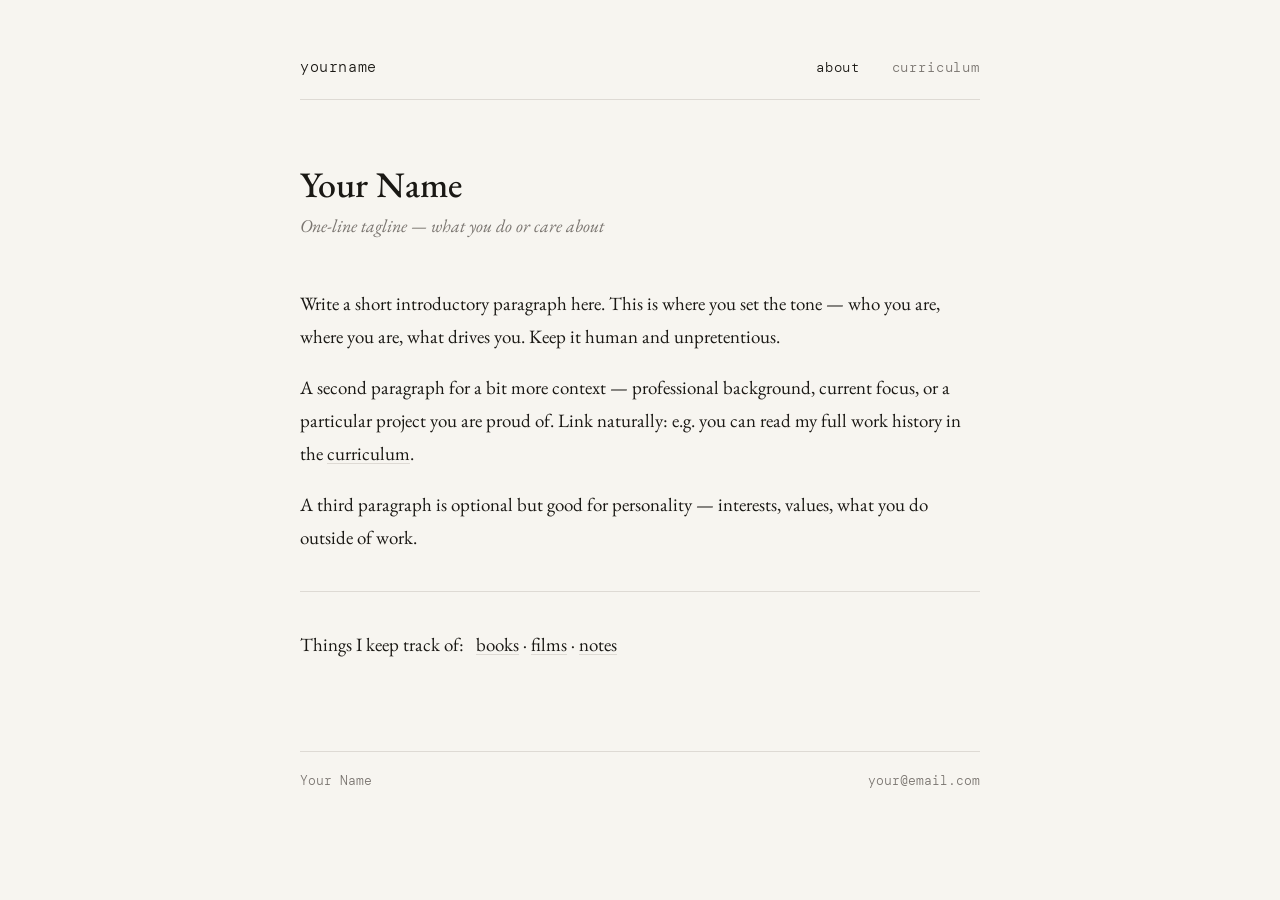
<file: index.html>
<!DOCTYPE html>
<html lang="en">
<head>
  <meta charset="UTF-8" />
  <meta name="viewport" content="width=device-width, initial-scale=1.0" />
  <title>Your Name</title>
  <link rel="stylesheet" href="style.css" />
</head>
<body>
  <div class="site-wrap">

    <nav>
      <a href="index.html" class="site-name">yourname</a>
      <a href="index.html" class="active">about</a>
      <a href="curriculum.html">curriculum</a>
    </nav>

    <header class="page-header">
      <h1>Your Name</h1>
      <p class="subtitle">One-line tagline — what you do or care about</p>
    </header>

    <section class="about-body">
      <p>
        Write a short introductory paragraph here. This is where you set the tone —
        who you are, where you are, what drives you. Keep it human and unpretentious.
      </p>

      <p>
        A second paragraph for a bit more context — professional background, current
        focus, or a particular project you are proud of. Link naturally: e.g. you can
        read my full work history in the <a href="curriculum.html">curriculum</a>.
      </p>

      <p>
        A third paragraph is optional but good for personality — interests, values,
        what you do outside of work.
      </p>

      <hr />

      <p>
        Things I keep track of: &nbsp;
        <a href="books.html">books</a> · 
        <a href="films.html">films</a> · 
        <a href="notes.html">notes</a>
      </p>
    </section>

    <footer>
      <span>Your Name</span>
      <span>your@email.com</span>
    </footer>

  </div>
</body>
</html>
</file>
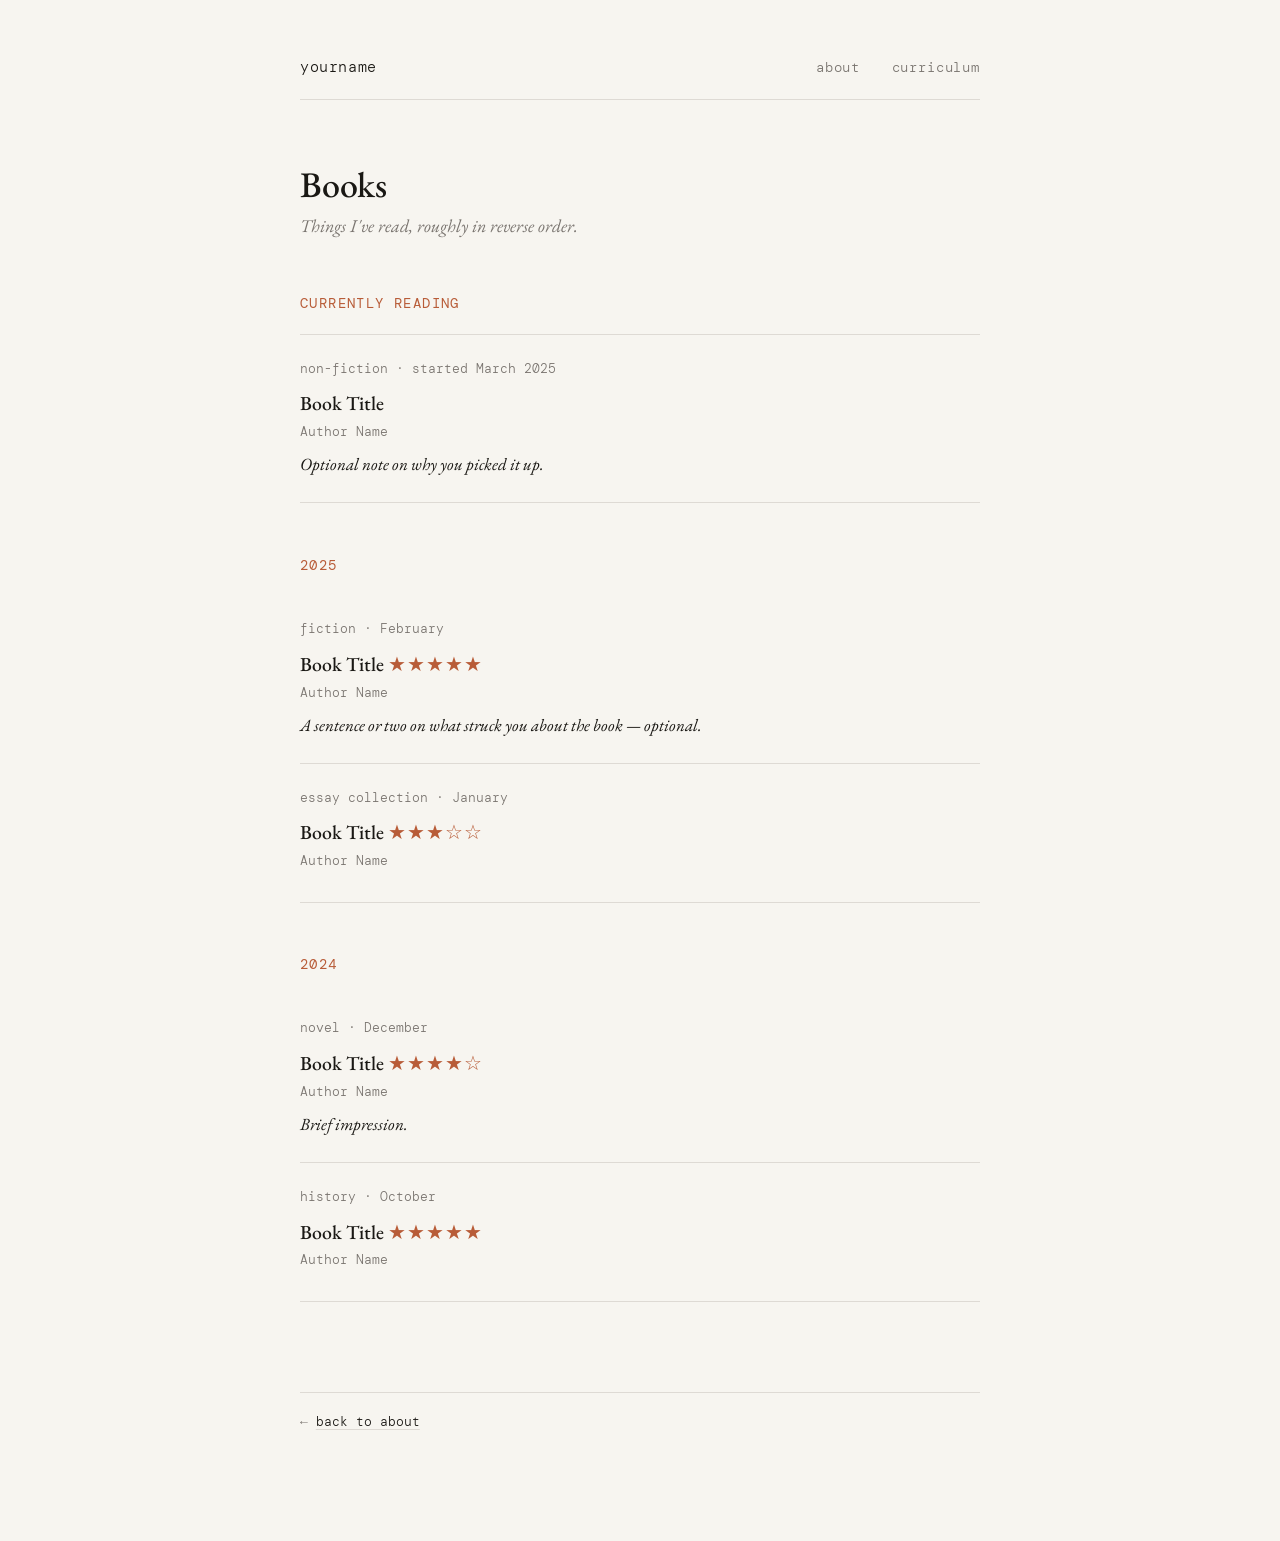
<file: books.html>
<!DOCTYPE html>
<html lang="en">
<head>
  <meta charset="UTF-8" />
  <meta name="viewport" content="width=device-width, initial-scale=1.0" />
  <title>Books — Your Name</title>
  <link rel="stylesheet" href="style.css" />
</head>
<body>
  <div class="site-wrap">

    <nav>
      <a href="index.html" class="site-name">yourname</a>
      <a href="index.html">about</a>
      <a href="curriculum.html">curriculum</a>
    </nav>

    <header class="page-header">
      <h1>Books</h1>
      <p class="subtitle">Things I've read, roughly in reverse order.</p>
    </header>

    <!-- ── Currently reading ───────────────── -->
    <h2>Currently reading</h2>

    <div class="log-entry">
      <div class="log-meta">non-fiction · started March 2025</div>
      <div class="log-title">Book Title</div>
      <div class="log-meta">Author Name</div>
      <p class="log-note">Optional note on why you picked it up.</p>
    </div>

    <!-- ── 2025 ───────────────────────────── -->
    <h2>2025</h2>

    <div class="log-entry">
      <div class="log-meta">fiction · February</div>
      <div class="log-title">Book Title <span class="stars">★★★★★</span></div>
      <div class="log-meta">Author Name</div>
      <p class="log-note">A sentence or two on what struck you about the book — optional.</p>
    </div>

    <div class="log-entry">
      <div class="log-meta">essay collection · January</div>
      <div class="log-title">Book Title <span class="stars">★★★☆☆</span></div>
      <div class="log-meta">Author Name</div>
    </div>

    <!-- ── 2024 ───────────────────────────── -->
    <h2>2024</h2>

    <div class="log-entry">
      <div class="log-meta">novel · December</div>
      <div class="log-title">Book Title <span class="stars">★★★★☆</span></div>
      <div class="log-meta">Author Name</div>
      <p class="log-note">Brief impression.</p>
    </div>

    <div class="log-entry">
      <div class="log-meta">history · October</div>
      <div class="log-title">Book Title <span class="stars">★★★★★</span></div>
      <div class="log-meta">Author Name</div>
    </div>

    <footer>
      <span>← <a href="index.html">back to about</a></span>
    </footer>

  </div>
</body>
</html>
</file>
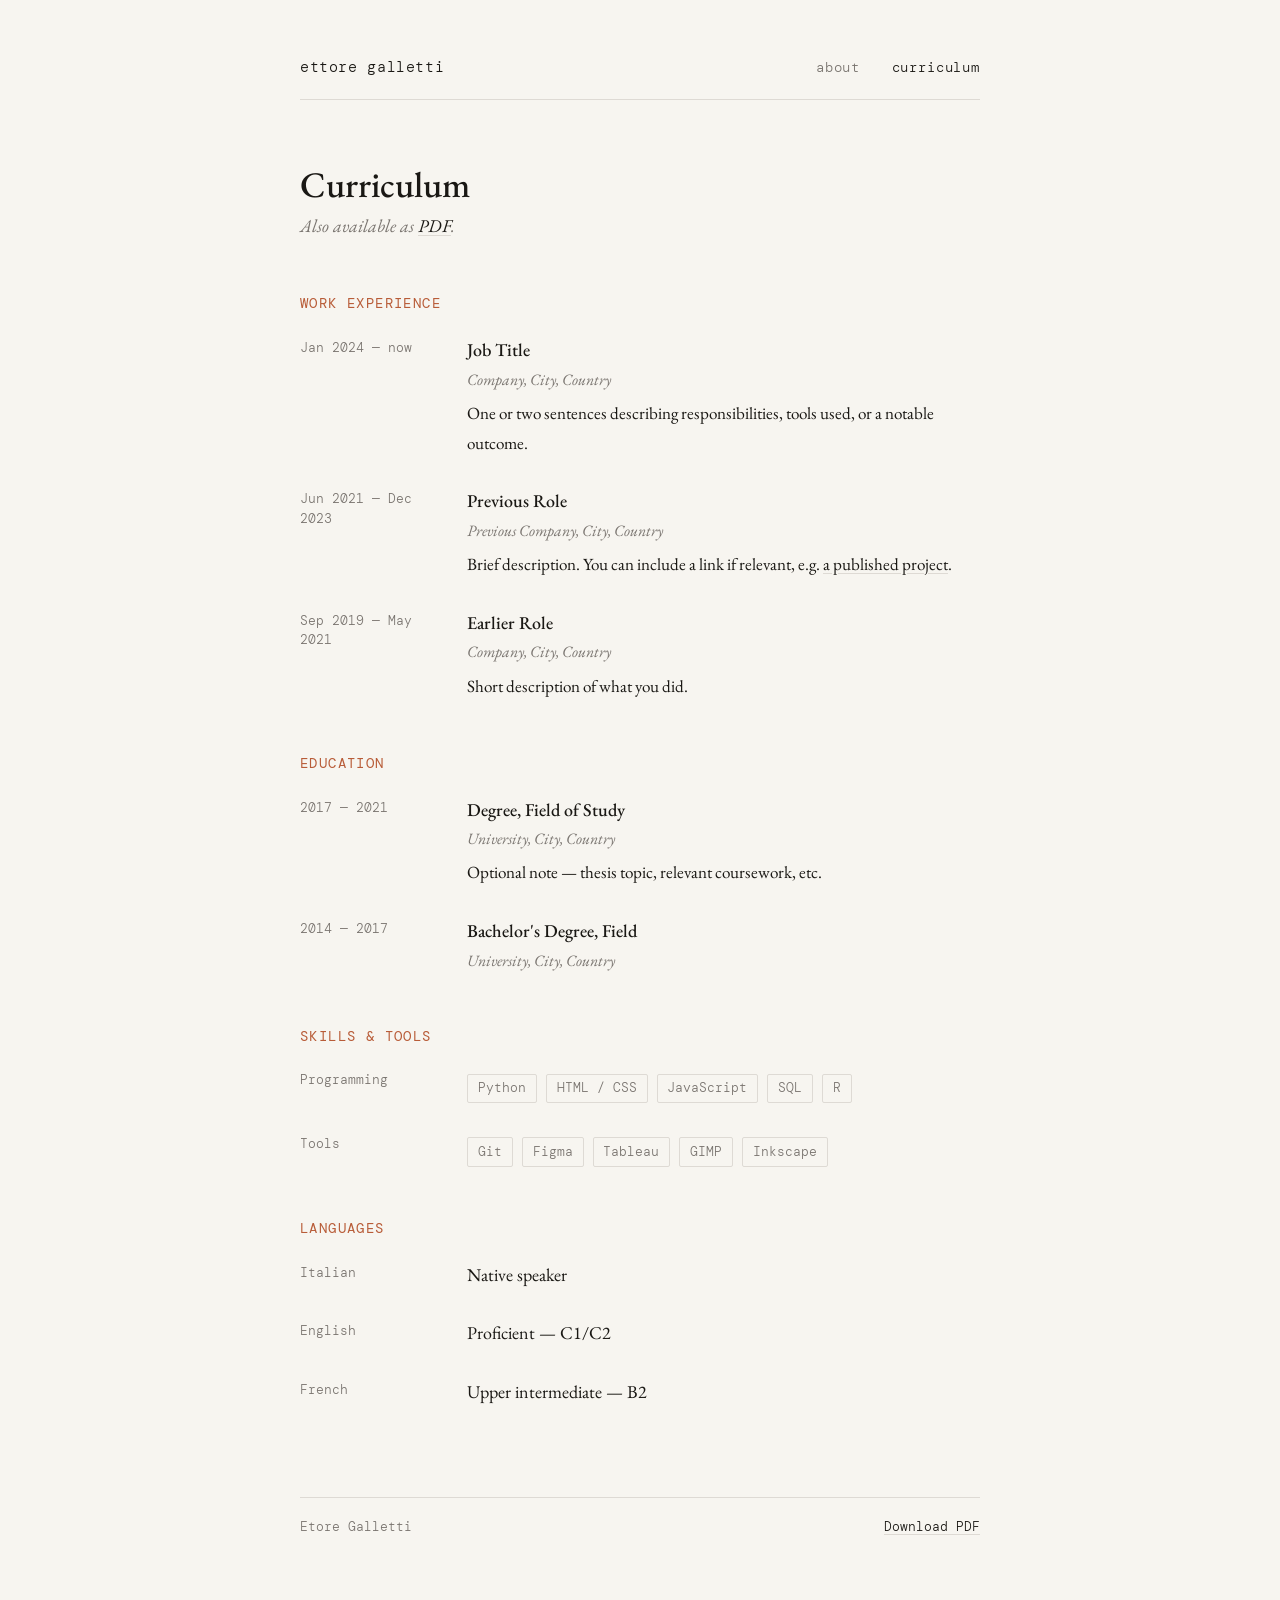
<file: curriculum.html>
<!DOCTYPE html>
<html lang="en">
<head>
  <meta charset="UTF-8" />
  <meta name="viewport" content="width=device-width, initial-scale=1.0" />
  <title>Curriculum — Ettore Galletti</title>
  <link rel="stylesheet" href="style.css" />
</head>
<body>
  <div class="site-wrap">

    <nav>
      <a href="index.html" class="site-name">Ettore Galletti</a>
      <a href="index.html">about</a>
      <a href="curriculum.html" class="active">curriculum</a>
    </nav>

    <header class="page-header">
      <h1>Curriculum</h1>
      <p class="subtitle">
        Also available as <a href="cv.pdf">PDF</a>.
      </p>
    </header>

    <!-- ── Work experience ────────────────── -->
    <h2>Work experience</h2>

    <div class="cv-entry">
      <span class="period">Jan 2024 — now</span>
      <div>
        <div class="role">Job Title</div>
        <div class="where">Company, City, Country</div>
        <p class="desc">
          One or two sentences describing responsibilities, tools used,
          or a notable outcome.
        </p>
      </div>
    </div>

    <div class="cv-entry">
      <span class="period">Jun 2021 — Dec 2023</span>
      <div>
        <div class="role">Previous Role</div>
        <div class="where">Previous Company, City, Country</div>
        <p class="desc">
          Brief description. You can include a link if relevant, e.g. 
          <a href="#">a published project</a>.
        </p>
      </div>
    </div>

    <div class="cv-entry">
      <span class="period">Sep 2019 — May 2021</span>
      <div>
        <div class="role">Earlier Role</div>
        <div class="where">Company, City, Country</div>
        <p class="desc">Short description of what you did.</p>
      </div>
    </div>

    <!-- ── Education ──────────────────────── -->
    <h2>Education</h2>

    <div class="cv-entry">
      <span class="period">2017 — 2021</span>
      <div>
        <div class="role">Degree, Field of Study</div>
        <div class="where">University, City, Country</div>
        <p class="desc">Optional note — thesis topic, relevant coursework, etc.</p>
      </div>
    </div>

    <div class="cv-entry">
      <span class="period">2014 — 2017</span>
      <div>
        <div class="role">Bachelor's Degree, Field</div>
        <div class="where">University, City, Country</div>
      </div>
    </div>

    <!-- ── Skills ─────────────────────────── -->
    <h2>Skills &amp; tools</h2>

    <div class="cv-entry">
      <span class="period">Programming</span>
      <div>
        <div class="skills-list">
          <span class="skill-pill">Python</span>
          <span class="skill-pill">HTML / CSS</span>
          <span class="skill-pill">JavaScript</span>
          <span class="skill-pill">SQL</span>
          <span class="skill-pill">R</span>
        </div>
      </div>
    </div>

    <div class="cv-entry">
      <span class="period">Tools</span>
      <div>
        <div class="skills-list">
          <span class="skill-pill">Git</span>
          <span class="skill-pill">Figma</span>
          <span class="skill-pill">Tableau</span>
          <span class="skill-pill">GIMP</span>
          <span class="skill-pill">Inkscape</span>
        </div>
      </div>
    </div>

    <!-- ── Languages ──────────────────────── -->
    <h2>Languages</h2>

    <div class="cv-entry">
      <span class="period">Italian</span>
      <div>Native speaker</div>
    </div>

    <div class="cv-entry">
      <span class="period">English</span>
      <div>Proficient — C1/C2</div>
    </div>

    <div class="cv-entry">
      <span class="period">French</span>
      <div>Upper intermediate — B2</div>
    </div>

    <footer>
      <span>Etore Galletti</span>
      <a href="cv.pdf">Download PDF</a>
    </footer>

  </div>
</body>
</html>
</file>
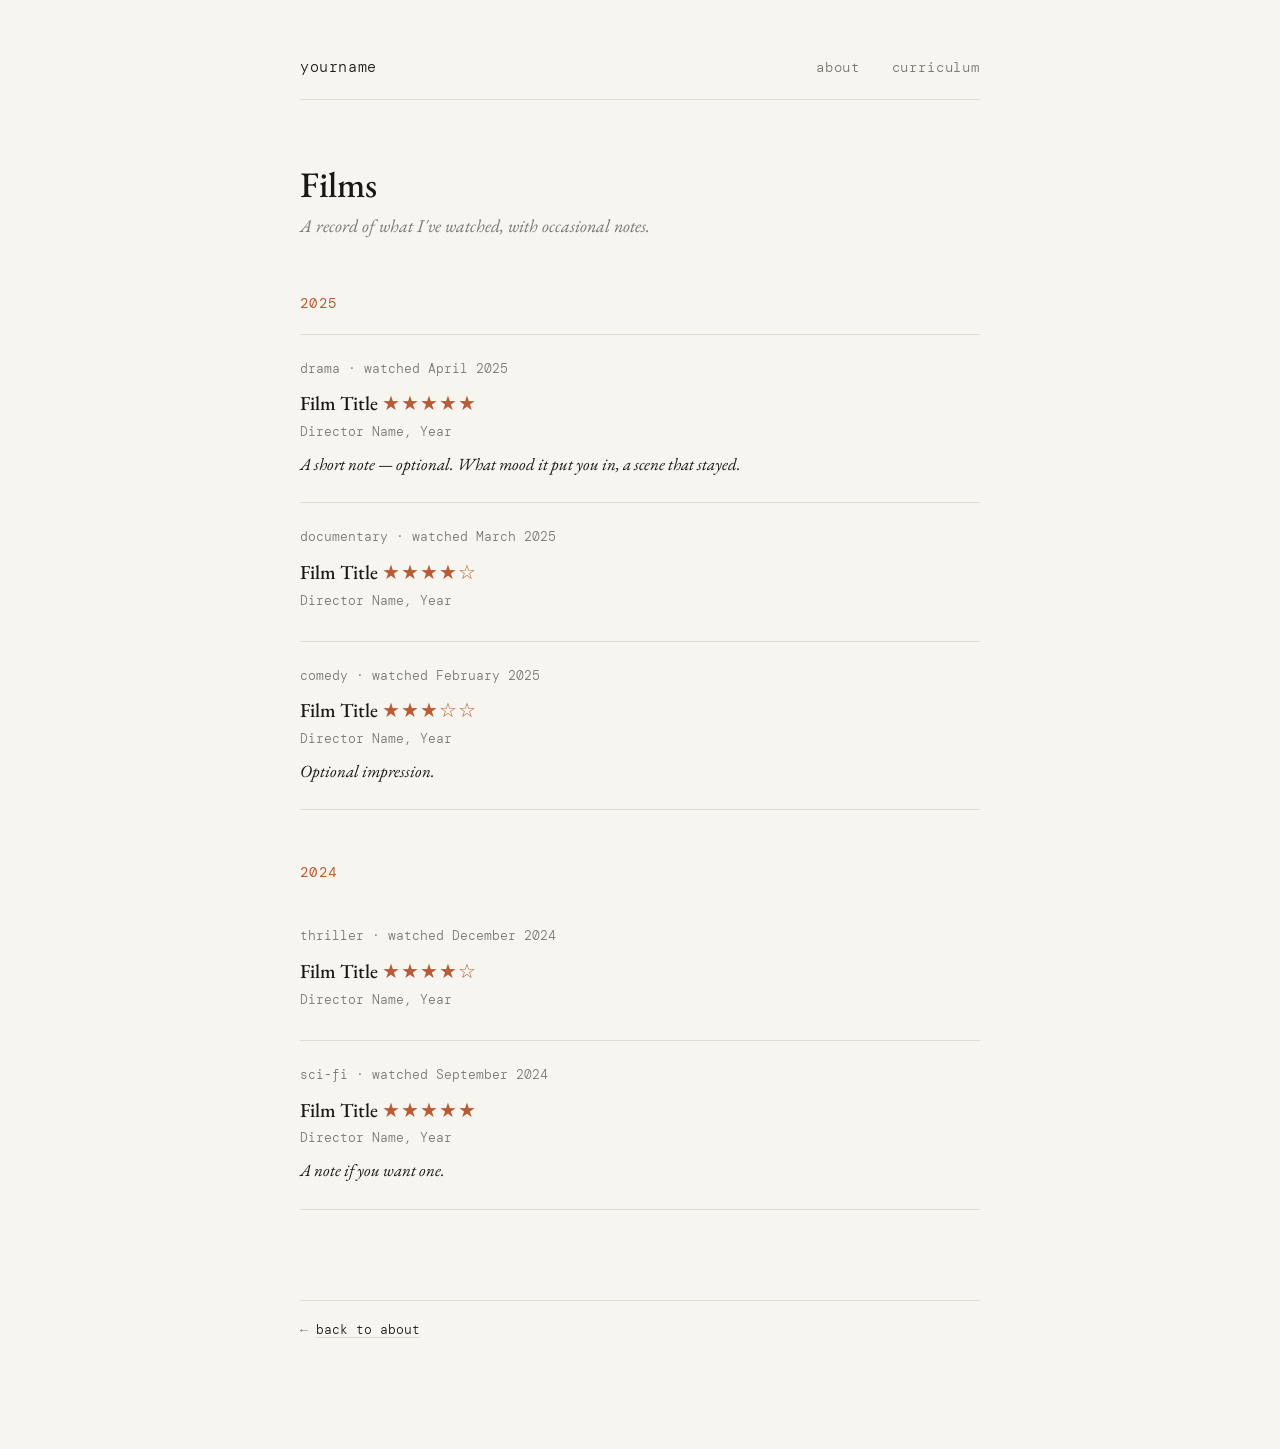
<file: films.html>
<!DOCTYPE html>
<html lang="en">
<head>
  <meta charset="UTF-8" />
  <meta name="viewport" content="width=device-width, initial-scale=1.0" />
  <title>Films — Your Name</title>
  <link rel="stylesheet" href="style.css" />
</head>
<body>
  <div class="site-wrap">

    <nav>
      <a href="index.html" class="site-name">yourname</a>
      <a href="index.html">about</a>
      <a href="curriculum.html">curriculum</a>
    </nav>

    <header class="page-header">
      <h1>Films</h1>
      <p class="subtitle">A record of what I've watched, with occasional notes.</p>
    </header>

    <!-- ── 2025 ───────────────────────────── -->
    <h2>2025</h2>

    <div class="log-entry">
      <div class="log-meta">drama · watched April 2025</div>
      <div class="log-title">Film Title <span class="stars">★★★★★</span></div>
      <div class="log-meta">Director Name, Year</div>
      <p class="log-note">A short note — optional. What mood it put you in, a scene that stayed.</p>
    </div>

    <div class="log-entry">
      <div class="log-meta">documentary · watched March 2025</div>
      <div class="log-title">Film Title <span class="stars">★★★★☆</span></div>
      <div class="log-meta">Director Name, Year</div>
    </div>

    <div class="log-entry">
      <div class="log-meta">comedy · watched February 2025</div>
      <div class="log-title">Film Title <span class="stars">★★★☆☆</span></div>
      <div class="log-meta">Director Name, Year</div>
      <p class="log-note">Optional impression.</p>
    </div>

    <!-- ── 2024 ───────────────────────────── -->
    <h2>2024</h2>

    <div class="log-entry">
      <div class="log-meta">thriller · watched December 2024</div>
      <div class="log-title">Film Title <span class="stars">★★★★☆</span></div>
      <div class="log-meta">Director Name, Year</div>
    </div>

    <div class="log-entry">
      <div class="log-meta">sci-fi · watched September 2024</div>
      <div class="log-title">Film Title <span class="stars">★★★★★</span></div>
      <div class="log-meta">Director Name, Year</div>
      <p class="log-note">A note if you want one.</p>
    </div>

    <footer>
      <span>← <a href="index.html">back to about</a></span>
    </footer>

  </div>
</body>
</html>
</file>
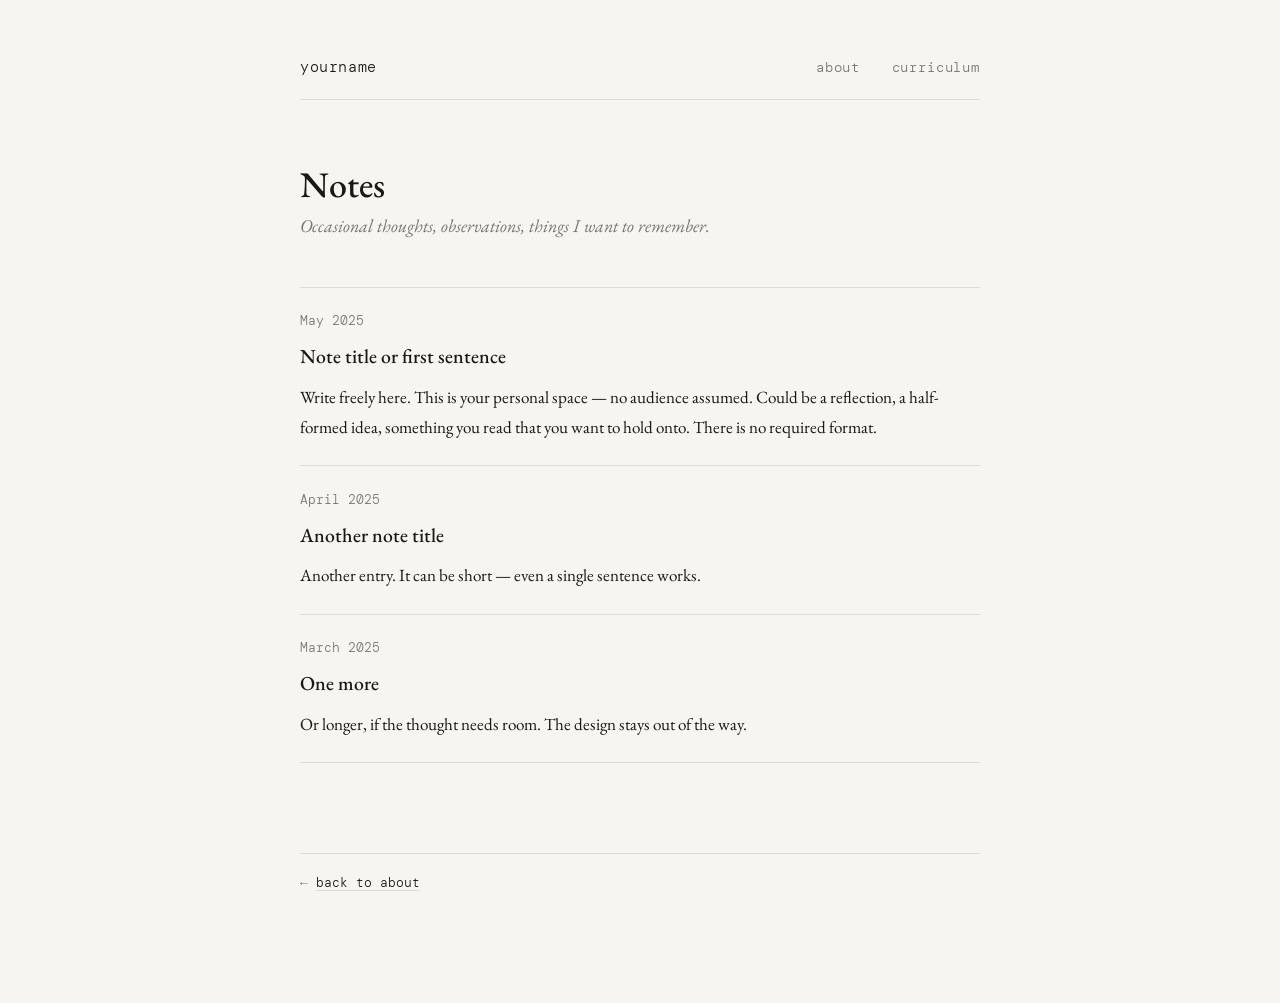
<file: notes.html>
<!DOCTYPE html>
<html lang="en">
<head>
  <meta charset="UTF-8" />
  <meta name="viewport" content="width=device-width, initial-scale=1.0" />
  <title>Notes — Your Name</title>
  <link rel="stylesheet" href="style.css" />
</head>
<body>
  <div class="site-wrap">

    <nav>
      <a href="index.html" class="site-name">yourname</a>
      <a href="index.html">about</a>
      <a href="curriculum.html">curriculum</a>
    </nav>

    <header class="page-header">
      <h1>Notes</h1>
      <p class="subtitle">Occasional thoughts, observations, things I want to remember.</p>
    </header>

    <!-- Each note is its own entry -->

    <div class="log-entry">
      <div class="log-meta">May 2025</div>
      <div class="log-title">Note title or first sentence</div>
      <p class="log-note" style="font-style:normal; margin-top: 0.5rem;">
        Write freely here. This is your personal space — no audience assumed.
        Could be a reflection, a half-formed idea, something you read that 
        you want to hold onto. There is no required format.
      </p>
    </div>

    <div class="log-entry">
      <div class="log-meta">April 2025</div>
      <div class="log-title">Another note title</div>
      <p class="log-note" style="font-style:normal; margin-top: 0.5rem;">
        Another entry. It can be short — even a single sentence works.
      </p>
    </div>

    <div class="log-entry">
      <div class="log-meta">March 2025</div>
      <div class="log-title">One more</div>
      <p class="log-note" style="font-style:normal; margin-top: 0.5rem;">
        Or longer, if the thought needs room. The design stays out of the way.
      </p>
    </div>

    <footer>
      <span>← <a href="index.html">back to about</a></span>
    </footer>

  </div>
</body>
</html>
</file>
<file: style.css>
/* ─────────────────────────────────────────
   Root & Reset
───────────────────────────────────────── */
@import url('https://fonts.googleapis.com/css2?family=EB+Garamond:ital,wght@0,400;0,500;1,400&family=DM+Mono:wght@300;400&display=swap');

:root {
  --bg:        #f7f5f0;
  --ink:       #1a1814;
  --muted:     #7a7570;
  --accent:    #b85c38;
  --rule:      #dedad4;
  --max-width: 680px;
  --gap:       2rem;
}

*, *::before, *::after { box-sizing: border-box; margin: 0; padding: 0; }

html { font-size: 18px; }

body {
  background: var(--bg);
  color: var(--ink);
  font-family: 'EB Garamond', Georgia, serif;
  line-height: 1.75;
  min-height: 100vh;
  padding: 3rem 1.5rem 6rem;
}

/* ─────────────────────────────────────────
   Layout
───────────────────────────────────────── */
.site-wrap {
  max-width: var(--max-width);
  margin: 0 auto;
}

/* ─────────────────────────────────────────
   Navigation
───────────────────────────────────────── */
nav {
  display: flex;
  align-items: baseline;
  gap: 1.75rem;
  margin-bottom: 3.5rem;
  padding-bottom: 1rem;
  border-bottom: 1px solid var(--rule);
}

nav .site-name {
  font-family: 'DM Mono', monospace;
  font-weight: 300;
  font-size: 0.85rem;
  letter-spacing: 0.04em;
  color: var(--ink);
  text-decoration: none;
  margin-right: auto;
}

nav a {
  font-family: 'DM Mono', monospace;
  font-size: 0.78rem;
  font-weight: 300;
  letter-spacing: 0.06em;
  color: var(--muted);
  text-decoration: none;
  text-transform: lowercase;
  transition: color 0.15s;
}

nav a:hover,
nav a.active { color: var(--ink); }

/* ─────────────────────────────────────────
   Typography
───────────────────────────────────────── */
h1 {
  font-size: 2rem;
  font-weight: 500;
  line-height: 1.2;
  margin-bottom: 0.25rem;
}

h2 {
  font-size: 0.78rem;
  font-family: 'DM Mono', monospace;
  font-weight: 400;
  letter-spacing: 0.1em;
  text-transform: uppercase;
  color: var(--accent);
  margin-top: 2.75rem;
  margin-bottom: 1rem;
}

h3 {
  font-size: 1.05rem;
  font-weight: 500;
  margin-bottom: 0.1rem;
}

p { margin-bottom: 1rem; }
p:last-child { margin-bottom: 0; }

em { font-style: italic; }

hr {
  border: none;
  border-top: 1px solid var(--rule);
  margin: 2rem 0;
}

/* ─────────────────────────────────────────
   Links
───────────────────────────────────────── */
a {
  color: var(--ink);
  text-decoration-color: var(--rule);
  text-underline-offset: 3px;
  transition: text-decoration-color 0.15s;
}

a:hover { text-decoration-color: var(--accent); color: var(--accent); }

/* ─────────────────────────────────────────
   Page header (below nav)
───────────────────────────────────────── */
.page-header {
  margin-bottom: 2.5rem;
}

.page-header .subtitle {
  font-size: 1rem;
  color: var(--muted);
  font-style: italic;
}

/* ─────────────────────────────────────────
   CV specific
───────────────────────────────────────── */
.cv-entry {
  display: grid;
  grid-template-columns: 140px 1fr;
  gap: 0 1.5rem;
  margin-bottom: 1.5rem;
  align-items: start;
}

.cv-entry .period {
  font-family: 'DM Mono', monospace;
  font-size: 0.72rem;
  font-weight: 300;
  color: var(--muted);
  padding-top: 0.22rem;
  line-height: 1.5;
}

.cv-entry .role { font-weight: 500; }

.cv-entry .where {
  font-size: 0.88rem;
  color: var(--muted);
  font-style: italic;
}

.cv-entry .desc {
  font-size: 0.95rem;
  margin-top: 0.3rem;
  color: var(--ink);
}

/* skill pills */
.skills-list {
  display: flex;
  flex-wrap: wrap;
  gap: 0.5rem;
  margin-top: 0.4rem;
}

.skill-pill {
  font-family: 'DM Mono', monospace;
  font-size: 0.7rem;
  font-weight: 300;
  padding: 0.15rem 0.55rem;
  border: 1px solid var(--rule);
  border-radius: 2px;
  color: var(--muted);
}

/* ─────────────────────────────────────────
   About page
───────────────────────────────────────── */
.about-body p { font-size: 1.05rem; }

/* ─────────────────────────────────────────
   Journal / log pages  (books, movies, etc.)
───────────────────────────────────────── */
.log-entry {
  padding: 1.25rem 0;
  border-bottom: 1px solid var(--rule);
}

.log-entry:first-of-type { border-top: 1px solid var(--rule); }

.log-entry .log-title {
  font-size: 1.1rem;
  font-weight: 500;
}

.log-entry .log-meta {
  font-family: 'DM Mono', monospace;
  font-size: 0.72rem;
  font-weight: 300;
  color: var(--muted);
  margin-bottom: 0.35rem;
}

.log-entry .log-note {
  font-size: 0.95rem;
  color: var(--ink);
  font-style: italic;
}

/* star rating */
.stars { color: var(--accent); letter-spacing: 1px; }

/* ─────────────────────────────────────────
   Footer
───────────────────────────────────────── */
footer {
  margin-top: 5rem;
  padding-top: 1rem;
  border-top: 1px solid var(--rule);
  font-family: 'DM Mono', monospace;
  font-size: 0.72rem;
  font-weight: 300;
  color: var(--muted);
  display: flex;
  justify-content: space-between;
  flex-wrap: wrap;
  gap: 0.5rem;
}

/* ─────────────────────────────────────────
   Responsive
───────────────────────────────────────── */
@media (max-width: 520px) {
  html { font-size: 16px; }

  .cv-entry {
    grid-template-columns: 1fr;
    gap: 0.1rem;
  }

  .cv-entry .period { color: var(--accent); }

  nav { flex-wrap: wrap; gap: 1rem; }
}
</file>
